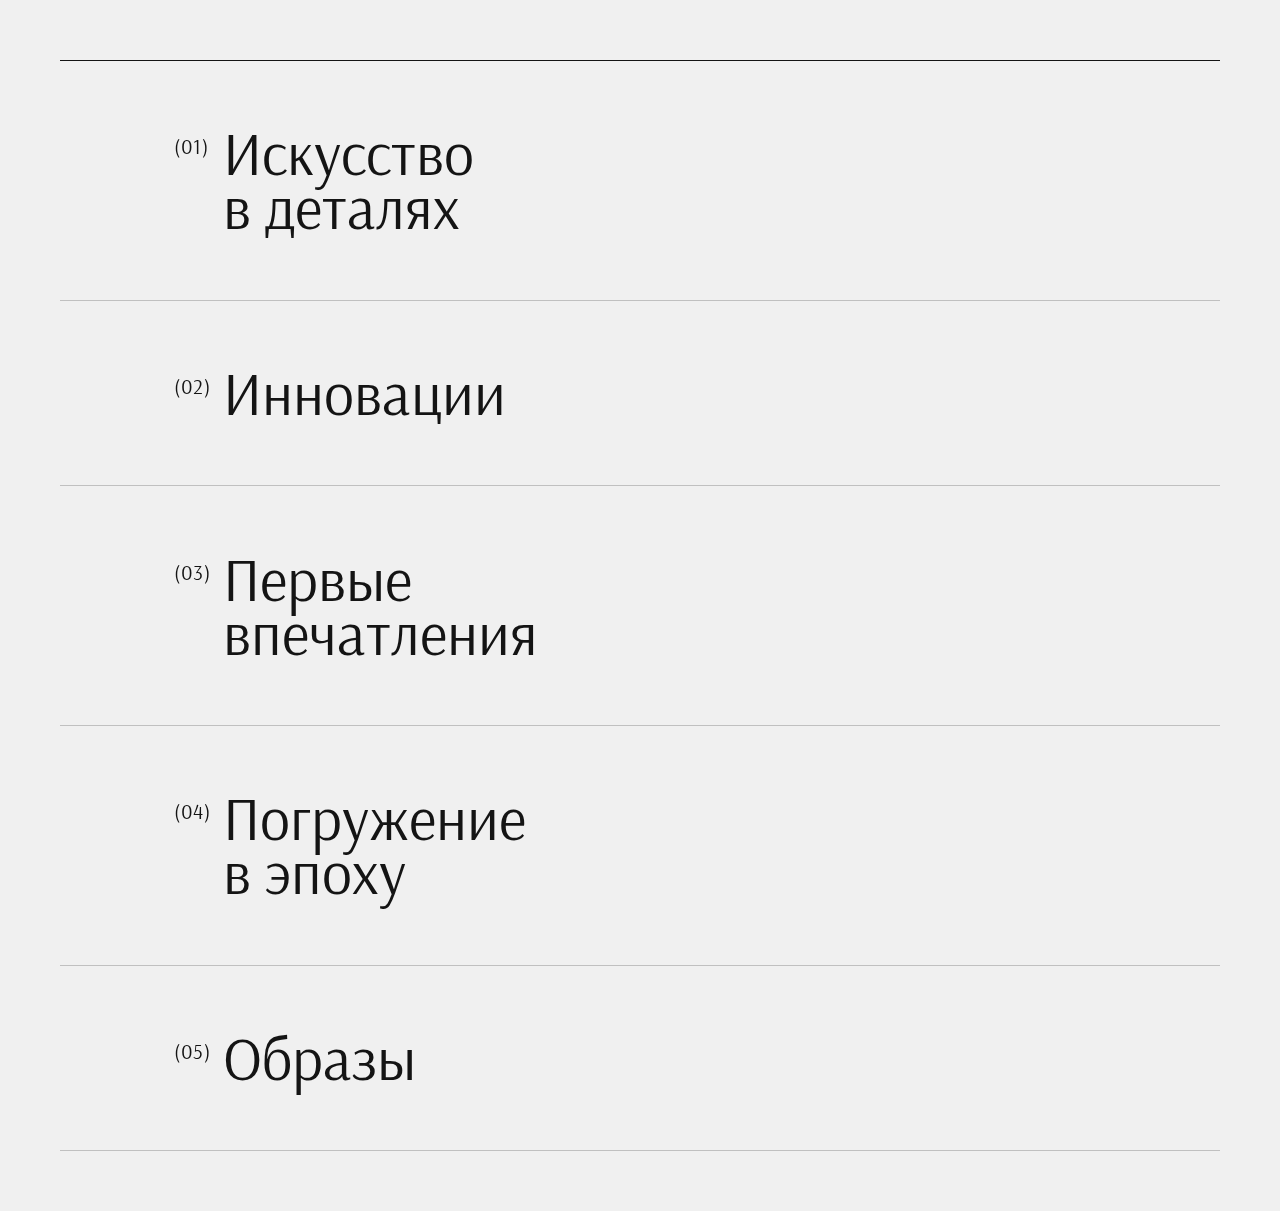
<file: Float/index.html>
<!DOCTYPE html>
<html lang="ru">
<head>
    <meta charset="UTF-8">
    <meta http-equiv="X-UA-Compatible" content="IE=edge">
    <meta name="viewport" content="width=device-width, initial-scale=1.0">
    <title>Float</title>
    <link rel="stylesheet" href="css/main.css">
    <script src="js/app.js" defer></script>
</head>
<body>
    
    <!-- a.magic-list__item*5>div.magic-list__header+div.cursor>div.cursor__image[style="background-image: url(img/$.jpg)"] -->
   
    <div class="magic-list">
        <a href="#" class="magic-list__item">
            <div class="magic-list__header">Искусство в деталях</div>
            <div class="cursor">
                <div class="cursor__image" style="background-image: url(img/1.jpg)"></div>
            </div>
        </a>
        <a href="#" class="magic-list__item">
            <div class="magic-list__header">Инновации</div>
            <div class="cursor">
                <div class="cursor__image" style="background-image: url(img/2.jpg)"></div>
            </div>
        </a>
        <a href="#" class="magic-list__item">
            <div class="magic-list__header">Первые впечатления</div>
            <div class="cursor">
                <div class="cursor__image" style="background-image: url(img/3.jpg)"></div>
            </div>
        </a>
        <a href="#" class="magic-list__item">
            <div class="magic-list__header">Погружение в эпоху</div>
            <div class="cursor">
                <div class="cursor__image" style="background-image: url(img/4.jpg)"></div>
            </div>
        </a>
        <a href="#" class="magic-list__item">
            <div class="magic-list__header">Образы</div>
            <div class="cursor">
                <div class="cursor__image" style="background-image: url(img/5.jpg)"></div>
            </div>
        </a>
    </div>


</body>
</html>
</file>
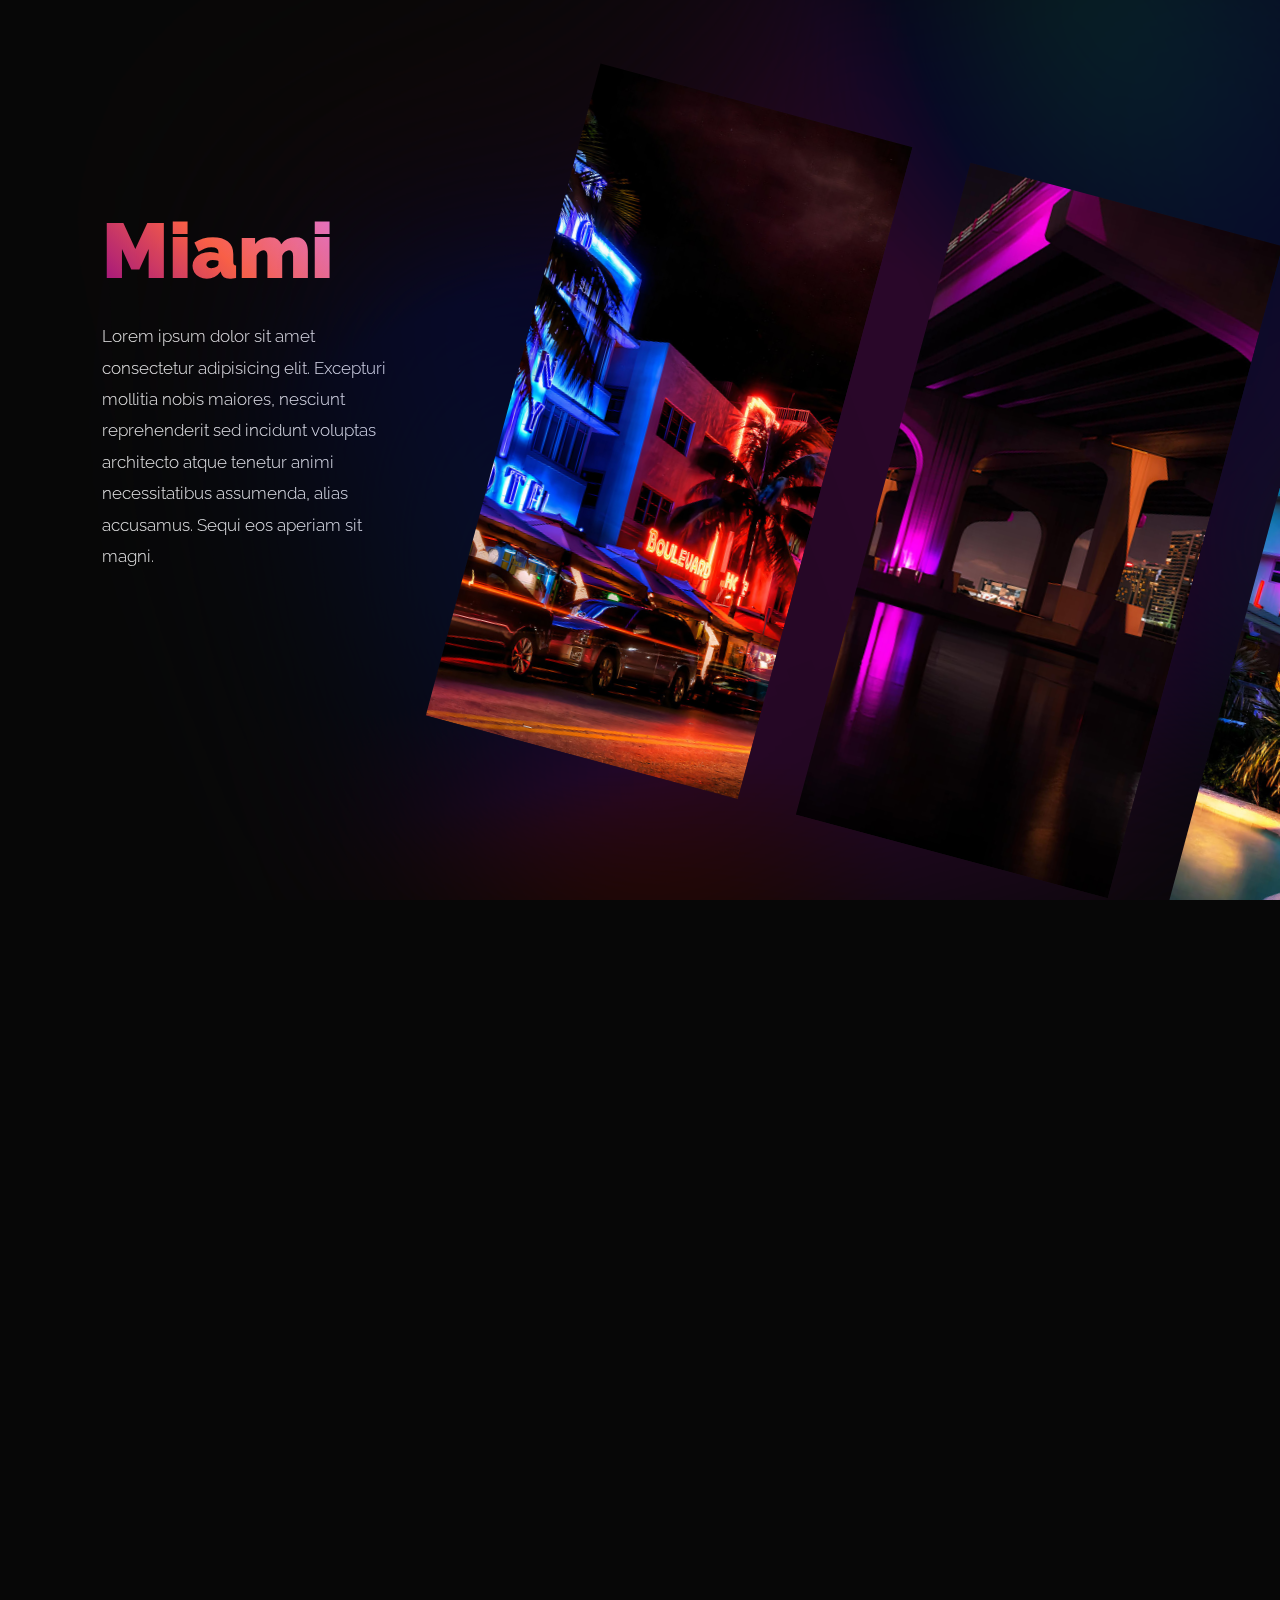
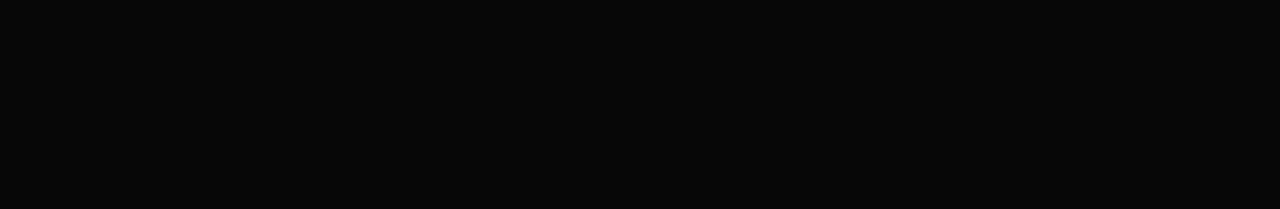
<file: Miami/index.html>
<!DOCTYPE html>
<html lang="ru">
<head>
    <meta charset="UTF-8">
    <meta http-equiv="X-UA-Compatible" content="IE=edge">
    <meta name="viewport" content="width=device-width, initial-scale=1.0">
    <link rel="stylesheet" href="libs/swiper/swiper-bundle.min.css">
    <link rel="stylesheet" href="css/main.css">
    <title>Document</title>
</head>
<body>

    <div class="description">
        <div class="logo">Miami</div>
        <p>Lorem ipsum dolor sit amet consectetur adipisicing elit. Excepturi mollitia nobis maiores, nesciunt reprehenderit sed incidunt voluptas architecto atque tenetur animi necessitatibus assumenda, alias accusamus. Sequi eos aperiam sit magni.</p>
    </div>

    <div class="swiper slider slider_main">
        <div class="swiper-wrapper slider__wrapper">
            <div class="swiper-slide slider__item">
                <div class="slider__img" data-swiper-parallax="20%" style="background-image: url(images/1.jpg);"></div>
            </div>
            <div class="swiper-slide slider__item">
                <div class="slider__img" data-swiper-parallax="30%" style="background-image: url(images/2.jpg);"></div>
            </div>
            <div class="swiper-slide slider__item">
                <div class="slider__img" data-swiper-parallax="20%" style="background-image: url(images/3.jpg);"></div>
            </div>
            <div class="swiper-slide slider__item">
                <div class="slider__img" data-swiper-parallax="30%" style="background-image: url(images/4.jpg);"></div>
            </div>
            <div class="swiper-slide slider__item">
                <div class="slider__img" data-swiper-parallax="20%" style="background-image: url(images/5.jpg);"></div>
            </div>
            <div class="swiper-slide slider__item">
                <div class="slider__img" data-swiper-parallax="30%" style="background-image: url(images/6.jpg);"></div>
            </div>
            <div class="swiper-slide slider__item">
                <div class="slider__img" data-swiper-parallax="20%" style="background-image: url(images/7.jpg);"></div>
            </div>
            <div class="swiper-slide slider__item">
                <div class="slider__img" data-swiper-parallax="30%" style="background-image: url(images/8.jpg);"></div>
            </div>
            <div class="swiper-slide slider__item">
                <div class="slider__img" data-swiper-parallax="20%" style="background-image: url(images/9.jpg);"></div>
            </div>
        </div>
    </div>

    <div class="swiper slider slider_bg">
        <div class="swiper-wrapper slider__wrapper">
            <div class="swiper-slide slider__item">
                <div class="slider__img" data-swiper-parallax="20%" style="background-image: url(images/1.jpg);"></div>
            </div>
            <div class="swiper-slide slider__item">
                <div class="slider__img" data-swiper-parallax="30%" style="background-image: url(images/2.jpg);"></div>
            </div>
            <div class="swiper-slide slider__item">
                <div class="slider__img" data-swiper-parallax="20%" style="background-image: url(images/3.jpg);"></div>
            </div>
            <div class="swiper-slide slider__item">
                <div class="slider__img" data-swiper-parallax="30%" style="background-image: url(images/4.jpg);"></div>
            </div>
            <div class="swiper-slide slider__item">
                <div class="slider__img" data-swiper-parallax="20%" style="background-image: url(images/5.jpg);"></div>
            </div>
            <div class="swiper-slide slider__item">
                <div class="slider__img" data-swiper-parallax="30%" style="background-image: url(images/6.jpg);"></div>
            </div>
            <div class="swiper-slide slider__item">
                <div class="slider__img" data-swiper-parallax="20%" style="background-image: url(images/7.jpg);"></div>
            </div>
            <div class="swiper-slide slider__item">
                <div class="slider__img" data-swiper-parallax="30%" style="background-image: url(images/8.jpg);"></div>
            </div>
            <div class="swiper-slide slider__item">
                <div class="slider__img" data-swiper-parallax="20%" style="background-image: url(images/9.jpg);"></div>
            </div>
        </div>
    </div>

    <script src="libs/swiper/swiper-bundle.min.js"></script>
    <script src="js/app.js"></script>
</body>
</html>
</file>
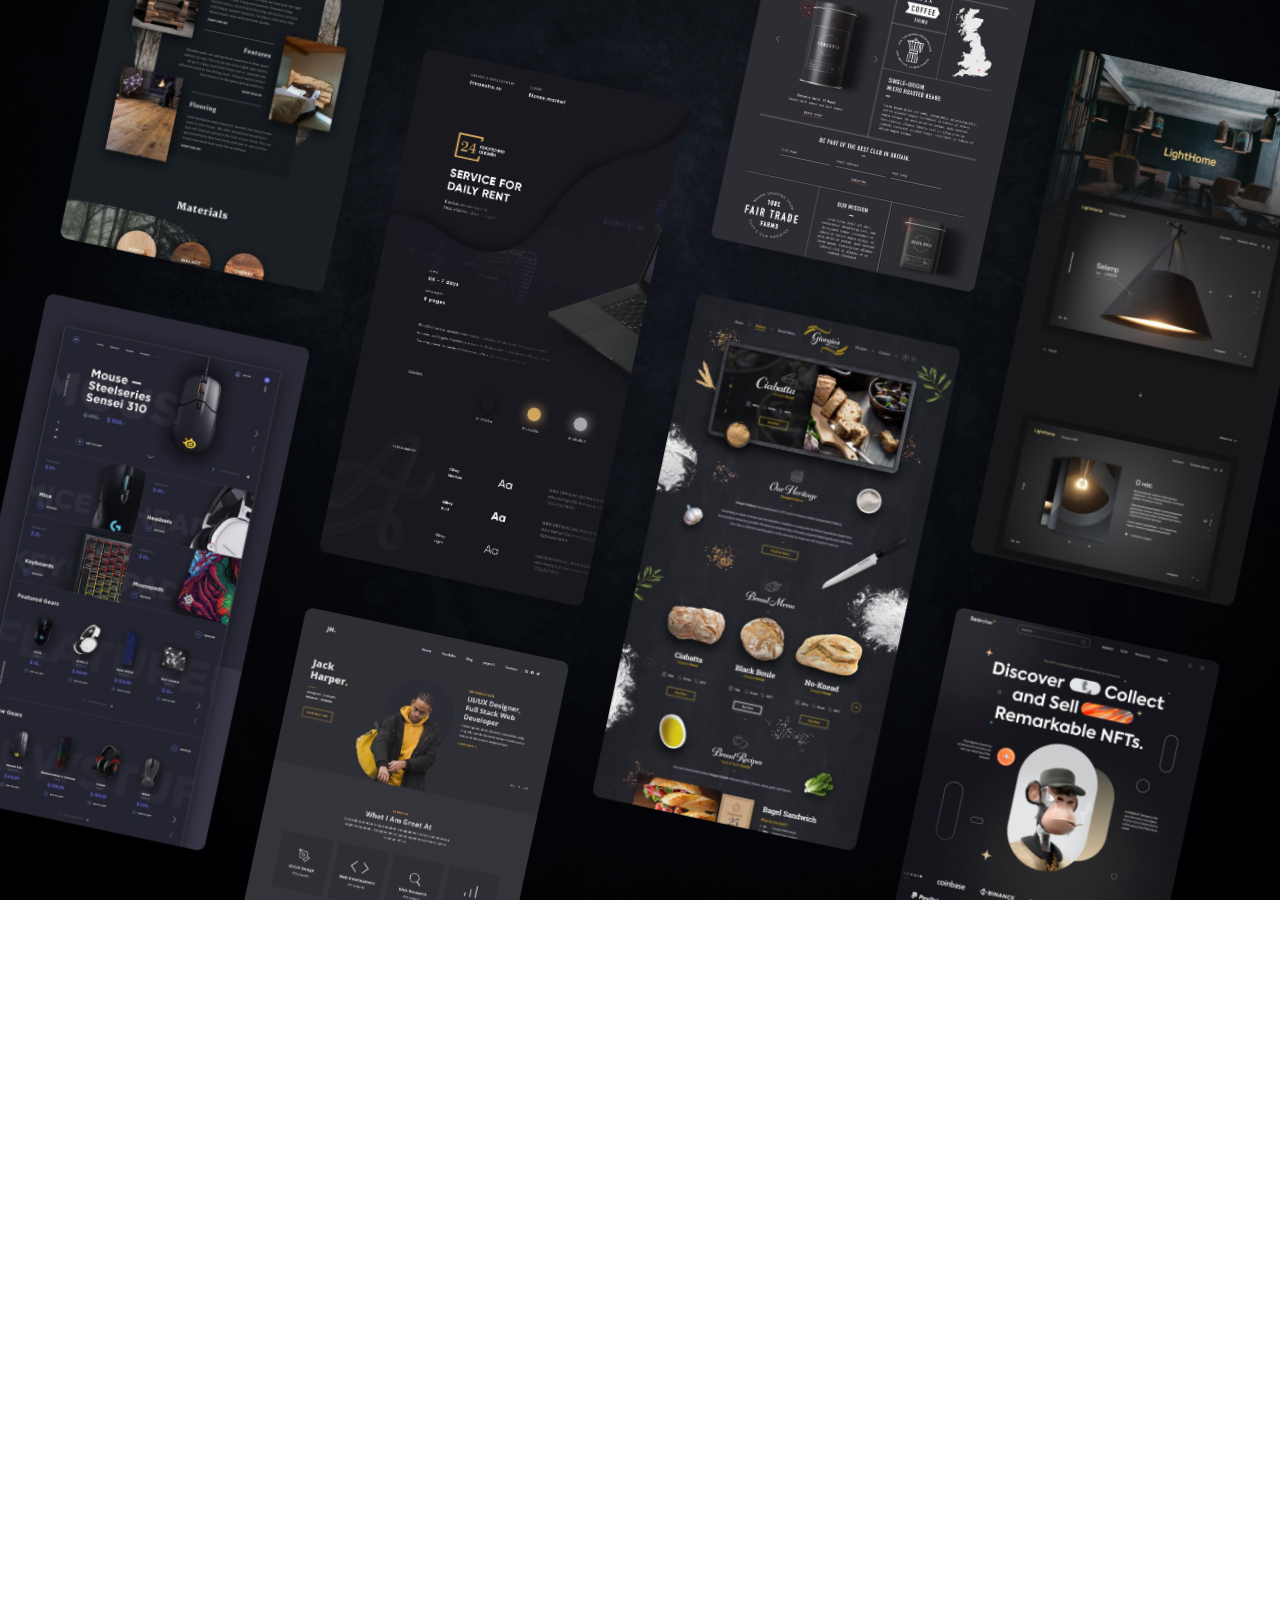
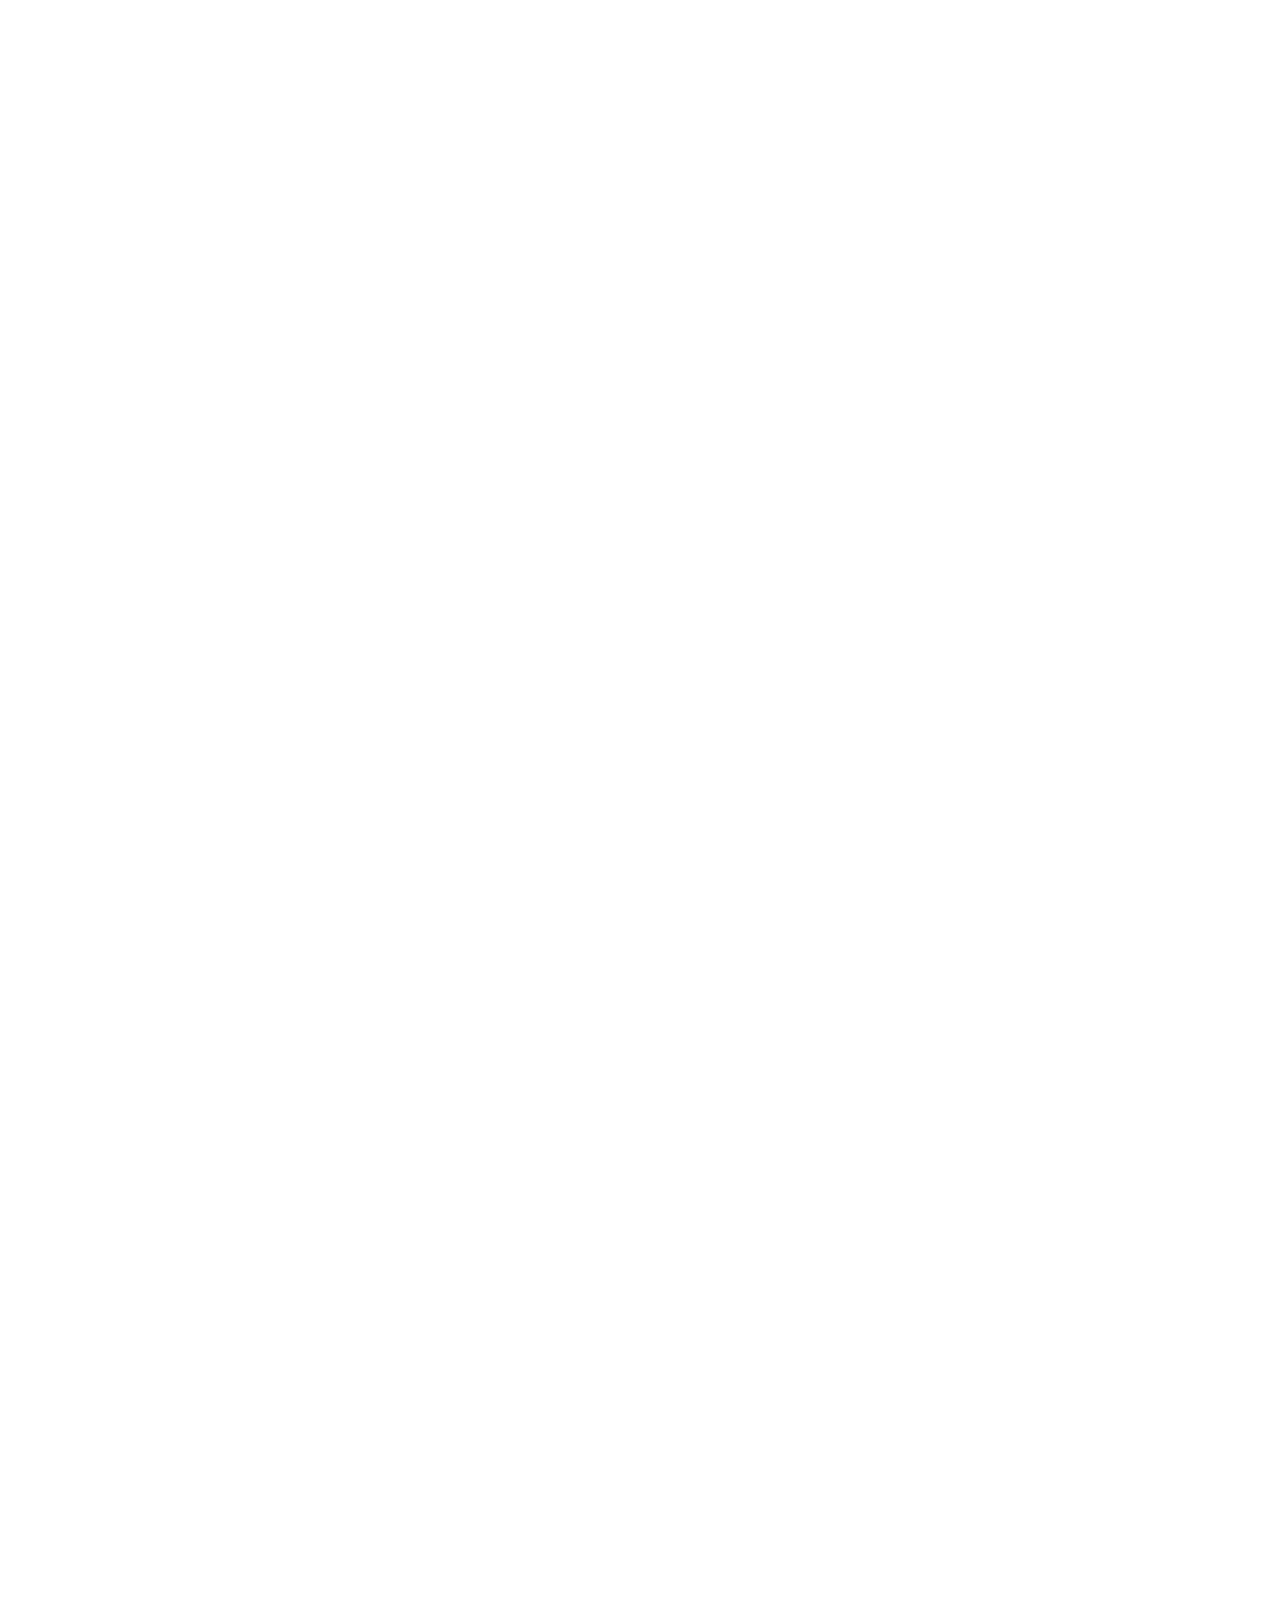
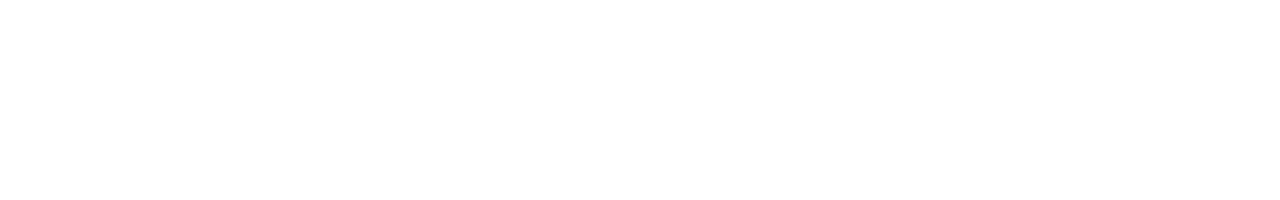
<file: Scroll/index.html>
<!DOCTYPE html>
<html lang="ru">
<head>
    <meta charset="UTF-8">
    <meta http-equiv="X-UA-Compatible" content="IE=edge">
    <meta name="viewport" content="width=device-width, initial-scale=1.0">
    <link rel="stylesheet" href="libs/swiper/swiper-bundle.min.css">
    <link rel="stylesheet" href="css/main.css">
    <script src="libs/swiper/swiper-bundle.min.js" defer></script>
    <script src="libs/swiper/bindSwipers.js" defer></script>
    <script src="js/app.js" defer></script>
    <title>Scroll</title>
</head>
<body>
    

    <div class="main-wrapper">
        <div class="swiper slider slider1">
            <div class="swiper-wrapper slider__wrapper">
                <div class="swiper-slide slider__item">
                    <div class="slider__img" style="background-image: url(img/1.jpg);"></div>
                </div>
                <div class="swiper-slide slider__item">
                    <div class="slider__img" style="background-image: url(img/2.jpg);"></div>
                </div>
                <div class="swiper-slide slider__item">
                    <div class="slider__img" style="background-image: url(img/3.jpg);"></div>
                </div>
                <div class="swiper-slide slider__item">
                    <div class="slider__img" style="background-image: url(img/4.jpg);"></div>
                </div>
                <div class="swiper-slide slider__item">
                    <div class="slider__img" style="background-image: url(img/5.jpg);"></div>
                </div>
                <div class="swiper-slide slider__item">
                    <div class="slider__img" style="background-image: url(img/6.jpg);"></div>
                </div>
            </div>
        </div>

        <div class="swiper slider slider2">
            <div class="swiper-wrapper slider__wrapper">
                <div class="swiper-slide slider__item">
                    <div class="slider__img" style="background-image: url(img/7.jpg);"></div>
                </div>
                <div class="swiper-slide slider__item">
                    <div class="slider__img" style="background-image: url(img/8.jpg);"></div>
                </div>
                <div class="swiper-slide slider__item">
                    <div class="slider__img" style="background-image: url(img/9.jpg);"></div>
                </div>
                <div class="swiper-slide slider__item">
                    <div class="slider__img" style="background-image: url(img/10.jpg);"></div>
                </div>
                <div class="swiper-slide slider__item">
                    <div class="slider__img" style="background-image: url(img/11.jpg);"></div>
                </div>
                <div class="swiper-slide slider__item">
                    <div class="slider__img" style="background-image: url(img/12.jpg);"></div>
                </div>
            </div>
        </div>

        <div class="swiper slider slider3">
            <div class="swiper-wrapper slider__wrapper">
                <div class="swiper-slide slider__item">
                    <div class="slider__img" style="background-image: url(img/13.jpg);"></div>
                </div>
                <div class="swiper-slide slider__item">
                    <div class="slider__img" style="background-image: url(img/14.jpg);"></div>
                </div>
                <div class="swiper-slide slider__item">
                    <div class="slider__img" style="background-image: url(img/15.jpg);"></div>
                </div>
                <div class="swiper-slide slider__item">
                    <div class="slider__img" style="background-image: url(img/16.jpg);"></div>
                </div>
                <div class="swiper-slide slider__item">
                    <div class="slider__img" style="background-image: url(img/17.jpg);"></div>
                </div>
                <div class="swiper-slide slider__item">
                    <div class="slider__img" style="background-image: url(img/18.jpg);"></div>
                </div>
            </div>
        </div>

        <div class="swiper slider slider4">
            <div class="swiper-wrapper slider__wrapper">
                <div class="swiper-slide slider__item">
                    <div class="slider__img" style="background-image: url(img/19.jpg);"></div>
                </div>
                <div class="swiper-slide slider__item">
                    <div class="slider__img" style="background-image: url(img/20.jpg);"></div>
                </div>
                <div class="swiper-slide slider__item">
                    <div class="slider__img" style="background-image: url(img/21.jpg);"></div>
                </div>
                <div class="swiper-slide slider__item">
                    <div class="slider__img" style="background-image: url(img/22.jpg);"></div>
                </div>
                <div class="swiper-slide slider__item">
                    <div class="slider__img" style="background-image: url(img/23.jpg);"></div>
                </div>
                <div class="swiper-slide slider__item">
                    <div class="slider__img" style="background-image: url(img/24.jpg);"></div>
                </div>
            </div>
        </div>
    </div>


</body>
</html>
</file>
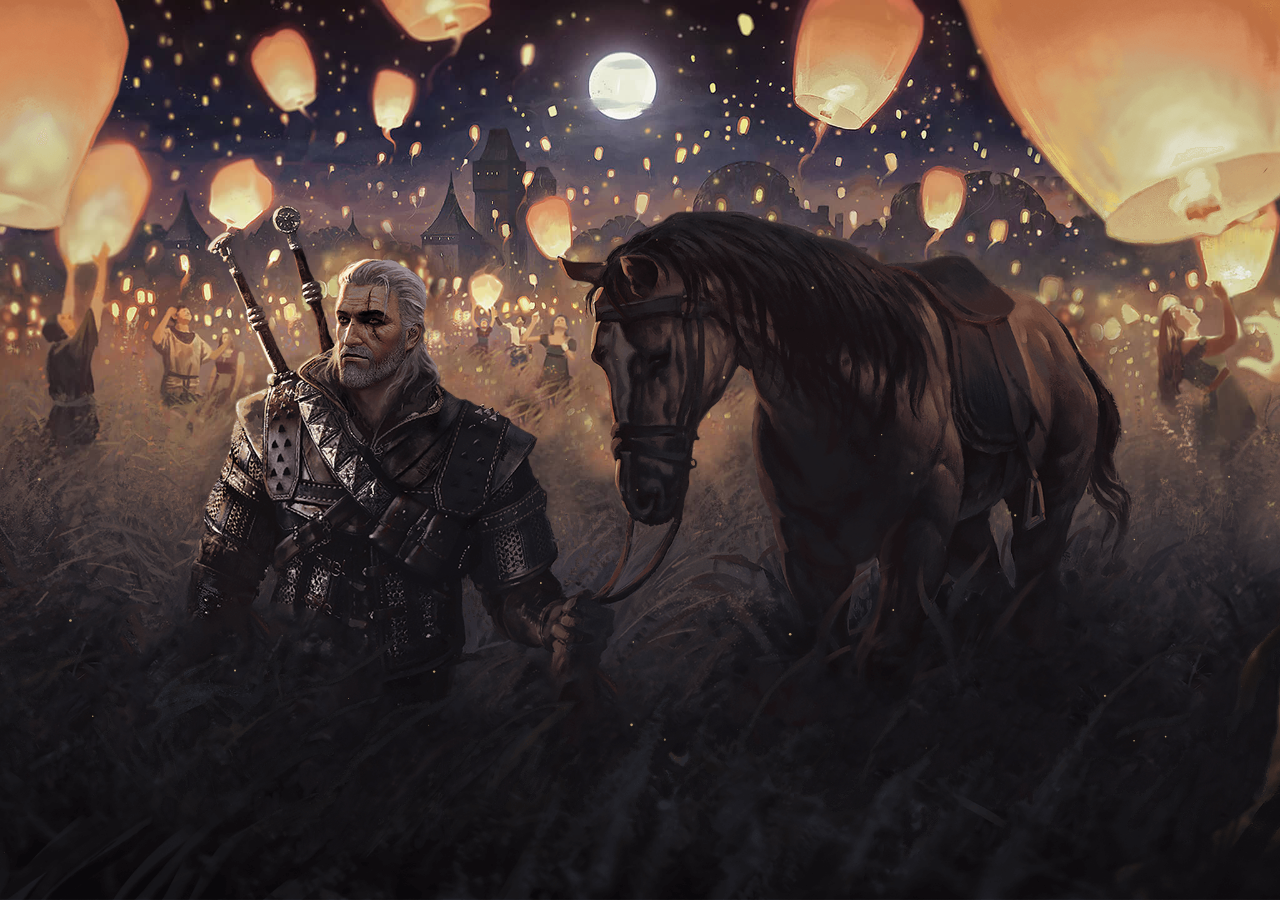
<file: witcher/index.html>
<!DOCTYPE html>
<html lang="ru">
<head>
    <meta charset="UTF-8">
    <meta http-equiv="X-UA-Compatible" content="IE=edge">
    <meta name="viewport" content="width=device-width, initial-scale=1.0">
    <title>Witcher</title>

    <link rel="stylesheet" href="libs/swiper/swiper-bundle.min.css">
    <script src="libs/swiper/swiper-bundle.min.js" defer></script>
    <script src="libs/particles/particles.js" defer></script>
    <link rel="stylesheet" href="css/main.css">
    <script src="js/app.js" defer></script>

</head>
<body>
    

    <div class="swiper slider">
        <div class="swiper-wrapper slider__wrapper">
            <div class="swiper-slide slider__item">
                <div class="slider__layer" data-swiper-parallax="35%" style="background-image: url(img/screen-1/layer-back.jpg);"></div>
                <div class="slider__layer" data-swiper-parallax="25%" style="background-image: url(img/screen-1/layer-middle.png);"></div>
                <canvas class="particles slider__layer" data-swiper-parallax="18%" data-color="#B99970"></canvas>
                <div class="slider__layer" data-swiper-parallax="14%" style="background-image: url(img/screen-1/layer-front.png);"></div>
            </div>

            <div class="swiper-slide slider__item">
                <div class="slider__layer" data-swiper-parallax="40%" style="background-image: url(img/screen-2/layer-back.jpg);"></div>
                <div class="slider__layer" data-swiper-parallax="34%" style="background-image: url(img/screen-2/layer-gera.png);"></div>
                <div class="slider__layer" data-swiper-parallax="30%" style="background-image: url(img/screen-2/layer-yen.png);"></div>
                <canvas class="particles slider__layer" data-swiper-parallax="20%" data-color="#525A6D"></canvas>
                <div class="slider__layer" data-swiper-parallax="14%" style="background-image: url(img/screen-2/layer-front.png);"></div>
            </div>

            <div class="swiper-slide slider__item">
                <div class="slider__layer" data-swiper-parallax="48%" style="background-image: url(img/screen-3/layer-back.jpg);"></div>
                <div class="slider__layer" data-swiper-parallax="35%" style="background-image: url(img/screen-3/layer-middle.png);"></div>
                <div class="slider__layer" data-swiper-parallax="29%" style="background-image: url(img/screen-3/layer-ciri.png);"></div>
                <canvas class="particles slider__layer" data-swiper-parallax="25%" data-color="#938086"></canvas>
                <div class="slider__layer" data-swiper-parallax="16%" style="background-image: url(img/screen-3/layer-front.png);"></div>
            </div>
        </div>
    </div>




</body>
</html>
</file>
<file: Float/css/main.css>
* {
    margin: 0;
    padding: 0;
    box-sizing: border-box;
}
:root {
    --black: #141414;
    --index: calc(1vw + 1vh);
    --transition: 1.25s cubic-bezier(.2, .5, 0, 1);
    --transition-cursor: 2s cubic-bezier(.05, .5, 0, 1);
}
@font-face {
    font-family: arsenal_f;
    src: url(../fonts/arsenal-regular.woff2);
}
body {
    background-color: #f0f0f0;
}

.magic-list {
    font-family: arsenal_f, sans-serif;
    font-size: calc(var(--index) * 2.75);
    padding: calc(var(--index) * 2.75);
}
.magic-list__item {
    /* cursor: none; */
    color: var(--black);
    text-decoration: none;
    display: block;
    line-height: .9;
    padding: calc(var(--index) * 3) calc(var(--index) * 7.5);
    border-bottom: 1px solid rgb(0 0 0 / .2);
    counter-increment: my-counter;
}
.magic-list__item:first-child {
    border-top: 1.5px solid var(--black);
}
.magic-list__header {
    width: min-content;
    transition: transform var(--transition);
    will-change: transform;
}
.magic-list__item::before {
    content: '(0'counter(my-counter)')';
    position: absolute;
    font-size: calc(var(--index) * .95);
    margin-left: calc(var(--index) * -2.25);
    margin-top: calc(var(--index) / 2);
    letter-spacing: .5px;
    transition: transform var(--transition);
    transition-delay: .025s;
    will-change: transform;
}
.magic-list__item:hover .magic-list__header, .magic-list__item:hover::before {
    transform: translate3d(calc(var(--index) * -4), 0, 0);
}

.cursor {
    --width: calc(var(--index) * 22);
    --height: calc(var(--index) * 14);
    position: fixed;
    width: var(--width);
    height: 0;
    top: calc(var(--height) * -.5);
    left: calc(var(--width) * -.5);
    overflow: hidden;
    transform: translate3d(var(--move-x), var(--move-y), 0);
    transition: transform var(--transition-cursor), height 1s ease;
    z-index: -1;
    will-change: transform;
}
.cursor__image {
    --cursor-transform: translate3d(calc(var(--move-x) / -5), calc(var(--move-y) / -5), 0);
    position: relative;
    width: calc(var(--width) * 2);
    height: calc(var(--height) * 2);
    top: calc(var(--height) * -.4);
    left: calc(var(--width) * -.4);
    background-size: cover;
    background-position: center;
    transform: var(--cursor-transform) scale(1.5);
    transition: transform var(--transition-cursor);
}
.magic-list__item:hover .cursor {
    height: var(--height);
}
.magic-list__item:hover .cursor__image {
    transform: var(--cursor-transform) scale(1);
}
</file>
<file: Miami/css/main.css>
* {
    margin: 0;
    padding: 0;
    box-sizing: border-box;
}

:root {
    --darc: #070707;
    --sizeindex : calc(1vw + 1vh);
    --transition: .75s cubic-bezier(.2, .6, 0, 1);
}

@font-face {
    font-family: raleway_m;
    src: url(../fonts/raleway-v22-cyrillic-300.woff2);
    font-weight: 300;
}
@font-face {
    font-family: raleway_m;
    src: url(../fonts/raleway-v22-cyrillic-900.woff2);
    font-weight: 900;
}

body, html {
    width: 100%;
    height: 100%;
    background-color: var(--darc);
    color: #fff;
    font-family: raleway_m, sans-serif;
    overflow: hidden;
    line-height: 1.8;
}

.slider {
    height: 100%;
    transform: rotate(15deg);
    overflow: visible;
    top: 10vh;
}
.slider__wrapper {
    transition: var(--transition)!important;
    will-change: transform;
    position: relative;
}
.slider__item {
    max-height: 75vh;
    overflow: hidden;
    cursor: pointer;
    transition: transform var(--transition), box-shadow var(--transition);
}
.slider__img {
    width: 300%;
    height: 100%;
    background-size: cover;
    position: absolute;
    left: -100%;
    transition: var(--transition)!important;
    will-change: transform;
}

.slider_bg {
    z-index: 0;
    transform: rotate(-20deg)!important;
    top: -90vh;
    left: -10vh;
    opacity: .15;
    filter: blur(120px) saturate(10) ;
}

.slider_bg .slider__item {
    min-height: 100vh;
}

.slider__item.opened {
    z-index: 2;
    transform: rotate(-15deg) scale(1.45);
    box-shadow: rgb(0 0 0 / .75) 0 0 0 100000px;
}

.description {
    position: absolute;
    font-size: calc(var(--sizeindex) * .8);
    top: 20vh;
    left: 8vw;
    max-width: 24vw;
    transition: opacity var(--transition), transform var(--transition);
    
}
.logo {
    font-size: calc(var(--sizeindex) * 3.6);
    font-weight: 900;
    display: inline-block;
    background: linear-gradient(45deg, DarkMagenta, Tomato, Violet);
    -webkit-background-clip: text;
    -webkit-text-fill-color: transparent;
}

.description p {
    opacity: .9;
    transition: transform var(--transition);
    transition-duration: 3s;
}
.description.hidden {
    opacity: 0;
    transform: translateY(5vh);
}
.description.hidden p {
    transform: translateY(2vh);
}

@media (max-width: 600px) {
    .slider {
        height: 35%;
        top: 40vh;
    }
    .description {
        top: 5vh;
        left: 8vw;
        max-width: 70vw;
    }
    .slider__item.opened {
        height: 110vw;
        bottom: 10vh;
    }
    .description.hidden {
        opacity: 1;
    }
}
</file>
<file: Scroll/css/main.css>
* {
    margin: 0;
    padding: 0;
    box-sizing: border-box;
}
:root {
    --index: calc(1vw + 1vh);
    --transition: 1.25s cubic-bezier(.2, .6, 0, 1);
}
html, body {
    height: 100%;
    overflow: hidden;
    user-select: none;
}

.main-wrapper {
    height: 100%;
    display: flex;
    gap: var(--index);
    background-image: url(../img/bg.jpg);
    background-size: cover;
    background-position: center;
}
.slider {
    transform: rotate(12deg);
    overflow: visible;
}
.slider:nth-child(odd) {
    transform: rotate(192deg);
}
.slider .slider__wrapper {
    transition: var(--transition)!important;
    will-change: transform;
}
.slider__item {
    width: 21vw;
    margin-bottom: calc(var(--index) * 2.6);
    cursor: pointer;
    transition: transform var(--transition);
    box-shadow: rgb(0 0 0 / .15) 0 0 30px 10px;
}
.slider__item:hover {
    transform: scale(1.04);
}
.slider__img {
    height: 100%;
    width: 100%;
    background-size:cover;
    border-radius: 8px;
    user-select: none;
    pointer-events: none;
}
.slider:nth-child(odd) .slider__img {
    transform: rotate(-180deg);
}

@media (max-width: 520px) {
    .slider4 {
        display: none;
    }
    .slider__item {
        width: 21vw;
        left: 0;
    }
}
</file>
<file: witcher/css/main.css>
* {
    margin: 0;
    padding: 0;
    box-sizing: border-box;
}
html, body {
    height: 100%;
    background-color: #000;
}
:root {
    --transition: 1.75s cubic-bezier(.2, .6, 0, 1);
}
.slider {
    height: 100%;
}
.slider__layer {
    position: absolute;
    inset: 0;
    background-size: cover;
    background-position: center;
    will-change: transform;
    transition: var(--transition)!important;
}
.slider__layer::before {
    content: '';
    position: absolute;
    inset: 0;
    z-index: 1;
    /* box-shadow: inset 0 0 250px rgb(0 0 0 / .3); */
}
.slider__item {
    overflow: hidden;
}
.slider__wrapper {
    will-change: transform;
    transform-style: preserve-3d;
    transition: var(--transition)!important;
}
</file>
